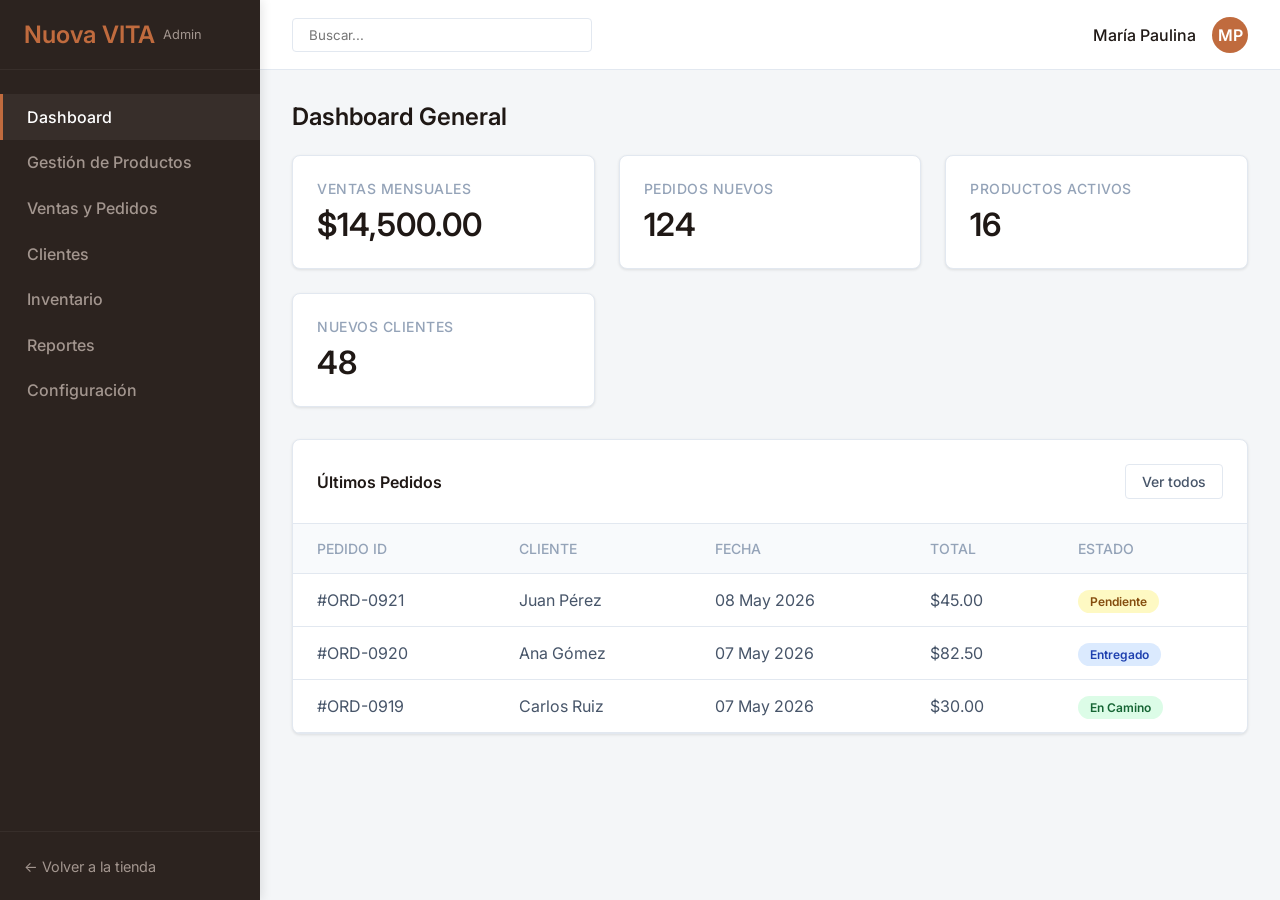
<file: admin.html>
<!DOCTYPE html>
<html lang="es">
<head>
    <meta charset="UTF-8">
    <meta name="viewport" content="width=device-width, initial-scale=1.0">
    <title>Nuova VITA | Panel de Administración</title>
    <link rel="stylesheet" href="./css/admin.css">
</head>
<body>

    <!-- SIDEBAR -->
    <aside class="sidebar">
        <div class="sidebar-header">
            Nuova VITA <span style="font-size: 0.8rem; margin-left: 0.5rem; color: #A3968F; font-weight: normal;">Admin</span>
        </div>
        <nav class="nav-menu">
            <a href="#" class="nav-item active" data-target="dashboard">Dashboard</a>
            <a href="#" class="nav-item" data-target="products">Gestión de Productos</a>
            <a href="#" class="nav-item" data-target="orders">Ventas y Pedidos</a>
            <a href="#" class="nav-item" data-target="customers">Clientes</a>
            <a href="#" class="nav-item" data-target="inventory">Inventario</a>
            <a href="#" class="nav-item" data-target="reports">Reportes</a>
            <a href="#" class="nav-item" data-target="settings">Configuración</a>
        </nav>
        <div style="padding: 1.5rem; margin-top: auto; border-top: 1px solid rgba(255,255,255,0.05);">
            <a href="index.html" style="color: #A3968F; text-decoration: none; font-size: 0.9rem;">&larr; Volver a la tienda</a>
        </div>
    </aside>

    <!-- MAIN CONTENT -->
    <main class="main-content">
        <!-- HEADER -->
        <header class="header">
            <div>
                <input type="text" placeholder="Buscar..." style="padding: 0.5rem 1rem; border: 1px solid var(--color-border); border-radius: 4px; width: 300px; outline: none;">
            </div>
            <div class="user-profile">
                <span>María Paulina</span>
                <div class="avatar">MP</div>
            </div>
        </header>

        <!-- CONTENT AREA -->
        <div class="content-area">

            <!-- DASHBOARD SECTION -->
            <section id="dashboard" class="admin-section active">
                <h1 class="page-title">Dashboard General</h1>
                
                <div class="grid-cards">
                    <div class="stat-card">
                        <h3>Ventas Mensuales</h3>
                        <div class="value">$14,500.00</div>
                    </div>
                    <div class="stat-card">
                        <h3>Pedidos Nuevos</h3>
                        <div class="value">124</div>
                    </div>
                    <div class="stat-card">
                        <h3>Productos Activos</h3>
                        <div class="value">16</div>
                    </div>
                    <div class="stat-card">
                        <h3>Nuevos Clientes</h3>
                        <div class="value">48</div>
                    </div>
                </div>

                <div class="table-container">
                    <div class="table-header">
                        <div class="table-title">Últimos Pedidos</div>
                        <button class="btn btn-outline">Ver todos</button>
                    </div>
                    <table>
                        <thead>
                            <tr>
                                <th>Pedido ID</th>
                                <th>Cliente</th>
                                <th>Fecha</th>
                                <th>Total</th>
                                <th>Estado</th>
                            </tr>
                        </thead>
                        <tbody>
                            <tr>
                                <td>#ORD-0921</td>
                                <td>Juan Pérez</td>
                                <td>08 May 2026</td>
                                <td>$45.00</td>
                                <td><span class="status pending">Pendiente</span></td>
                            </tr>
                            <tr>
                                <td>#ORD-0920</td>
                                <td>Ana Gómez</td>
                                <td>07 May 2026</td>
                                <td>$82.50</td>
                                <td><span class="status delivered">Entregado</span></td>
                            </tr>
                            <tr>
                                <td>#ORD-0919</td>
                                <td>Carlos Ruiz</td>
                                <td>07 May 2026</td>
                                <td>$30.00</td>
                                <td><span class="status active">En Camino</span></td>
                            </tr>
                        </tbody>
                    </table>
                </div>
            </section>

            <!-- PRODUCTS SECTION -->
            <section id="products" class="admin-section">
                <div style="display: flex; justify-content: space-between; align-items: center; margin-bottom: 1.5rem;">
                    <h1 class="page-title" style="margin: 0;">Catálogo de Productos</h1>
                    <button class="btn btn-primary">+ Nuevo Producto</button>
                </div>
                
                <div class="table-container">
                    <table id="admin-products-table">
                        <thead>
                            <tr>
                                <th>Imagen</th>
                                <th>Nombre</th>
                                <th>Categoría</th>
                                <th>Stock</th>
                                <th>Estado</th>
                                <th>Acciones</th>
                            </tr>
                        </thead>
                        <tbody>
                            <!-- Generado por JS admin.js -->
                        </tbody>
                    </table>
                </div>
            </section>

            <!-- OTHERS SECTIONS (Placeholder) -->
            <section id="orders" class="admin-section">
                <h1 class="page-title">Gestión de Pedidos</h1>
                <p>Módulo de pedidos en desarrollo.</p>
            </section>
            
            <section id="customers" class="admin-section">
                <h1 class="page-title">Clientes</h1>
                <p>Módulo de clientes en desarrollo.</p>
            </section>

            <section id="inventory" class="admin-section">
                <h1 class="page-title">Inventario General</h1>
                <p>Control de existencias y materias primas en desarrollo.</p>
            </section>

            <section id="reports" class="admin-section">
                <h1 class="page-title">Reportes y Estadísticas</h1>
                <p>Módulo analítico en desarrollo.</p>
            </section>

            <section id="settings" class="admin-section">
                <h1 class="page-title">Configuración del Sistema</h1>
                <p>Ajustes de tienda y administración.</p>
            </section>

        </div>
    </main>

    <script src="./js/products.js"></script>
    <script src="./js/admin.js"></script>
</body>
</html>
</file>
<file: css/admin.css>
/* 
==============================================
   NUOVA VITA E-COMMERCE - ADMIN STYLES
==============================================
   Diseño del Panel de Administración
==============================================
*/

@import url('https://fonts.googleapis.com/css2?family=Inter:wght@300;400;500;600&display=swap');

:root {
    /* Paleta Admin */
    --color-primary: #C06B3E; 
    --color-primary-hover: #A0552D;
    --color-dark: #1F1815;
    --color-sidebar: #2C231F;
    --color-bg: #F4F6F8;
    --color-white: #FFFFFF;
    --color-border: #E2E8F0;
    --color-text: #475569;
    --color-text-light: #94A3B8;
    
    /* Layout */
    --sidebar-width: 260px;
    --header-height: 70px;
    
    /* UI Elements */
    --radius-md: 8px;
    --shadow-sm: 0 1px 3px rgba(0,0,0,0.1);
    --shadow-md: 0 4px 6px -1px rgba(0,0,0,0.1);
}

* {
    margin: 0;
    padding: 0;
    box-sizing: border-box;
    font-family: 'Inter', sans-serif;
}

body {
    background-color: var(--color-bg);
    color: var(--color-text);
    display: flex;
    height: 100vh;
    overflow: hidden;
}

/* --- SIDEBAR --- */
.sidebar {
    width: var(--sidebar-width);
    background-color: var(--color-sidebar);
    color: var(--color-white);
    display: flex;
    flex-direction: column;
    box-shadow: 2px 0 10px rgba(0,0,0,0.1);
    z-index: 10;
}

.sidebar-header {
    height: var(--header-height);
    display: flex;
    align-items: center;
    padding: 0 1.5rem;
    font-size: 1.5rem;
    font-weight: 600;
    color: var(--color-primary);
    border-bottom: 1px solid rgba(255,255,255,0.05);
}

.nav-menu {
    flex: 1;
    padding: 1.5rem 0;
    overflow-y: auto;
}

.nav-item {
    display: flex;
    align-items: center;
    padding: 0.8rem 1.5rem;
    color: #A3968F;
    text-decoration: none;
    transition: 0.2s;
    font-weight: 500;
    border-left: 3px solid transparent;
}

.nav-item:hover, .nav-item.active {
    background-color: rgba(255,255,255,0.05);
    color: var(--color-white);
    border-left-color: var(--color-primary);
}

/* --- MAIN CONTENT --- */
.main-content {
    flex: 1;
    display: flex;
    flex-direction: column;
    overflow: hidden;
}

.header {
    height: var(--header-height);
    background-color: var(--color-white);
    border-bottom: 1px solid var(--color-border);
    display: flex;
    align-items: center;
    justify-content: space-between;
    padding: 0 2rem;
}

.user-profile {
    display: flex;
    align-items: center;
    gap: 1rem;
    font-weight: 500;
    color: var(--color-dark);
}

.avatar {
    width: 36px;
    height: 36px;
    border-radius: 50%;
    background-color: var(--color-primary);
    color: white;
    display: flex;
    align-items: center;
    justify-content: center;
    font-weight: 600;
}

.content-area {
    flex: 1;
    padding: 2rem;
    overflow-y: auto;
}

.page-title {
    font-size: 1.5rem;
    font-weight: 600;
    color: var(--color-dark);
    margin-bottom: 1.5rem;
}

/* --- COMPONENTES UI --- */
.grid-cards {
    display: grid;
    grid-template-columns: repeat(auto-fit, minmax(240px, 1fr));
    gap: 1.5rem;
    margin-bottom: 2rem;
}

.stat-card {
    background: var(--color-white);
    border-radius: var(--radius-md);
    padding: 1.5rem;
    box-shadow: var(--shadow-sm);
    border: 1px solid var(--color-border);
}

.stat-card h3 {
    color: var(--color-text-light);
    font-size: 0.875rem;
    font-weight: 500;
    margin-bottom: 0.5rem;
    text-transform: uppercase;
    letter-spacing: 0.5px;
}

.stat-card .value {
    font-size: 2rem;
    font-weight: 600;
    color: var(--color-dark);
}

.table-container {
    background: var(--color-white);
    border-radius: var(--radius-md);
    box-shadow: var(--shadow-sm);
    border: 1px solid var(--color-border);
    overflow: hidden;
    margin-bottom: 2rem;
}

.table-header {
    padding: 1.5rem;
    border-bottom: 1px solid var(--color-border);
    display: flex;
    justify-content: space-between;
    align-items: center;
}

.table-title {
    font-weight: 600;
    color: var(--color-dark);
}

table {
    width: 100%;
    border-collapse: collapse;
}

th, td {
    padding: 1rem 1.5rem;
    text-align: left;
    border-bottom: 1px solid var(--color-border);
}

th {
    background-color: #F8FAFC;
    font-weight: 500;
    color: var(--color-text-light);
    font-size: 0.875rem;
    text-transform: uppercase;
}

tr:hover {
    background-color: #F8FAFC;
}

.status {
    padding: 0.25rem 0.75rem;
    border-radius: 50px;
    font-size: 0.75rem;
    font-weight: 600;
}

.status.active { background-color: #DCFCE7; color: #166534; }
.status.pending { background-color: #FEF9C3; color: #854D0E; }
.status.delivered { background-color: #DBEAFE; color: #1E40AF; }

.btn {
    padding: 0.5rem 1rem;
    border-radius: 4px;
    border: none;
    cursor: pointer;
    font-weight: 500;
    font-size: 0.875rem;
    transition: 0.2s;
}

.btn-primary {
    background: var(--color-primary);
    color: white;
}

.btn-primary:hover {
    background: var(--color-primary-hover);
}

.btn-outline {
    background: transparent;
    border: 1px solid var(--color-border);
    color: var(--color-text);
}

.btn-outline:hover {
    background: #F1F5F9;
}

/* Ocultar secciones dinámicas por defecto */
.admin-section {
    display: none;
    animation: fadeIn 0.3s ease;
}

.admin-section.active {
    display: block;
}

@keyframes fadeIn {
    from { opacity: 0; transform: translateY(10px); }
    to { opacity: 1; transform: translateY(0); }
}
</file>
